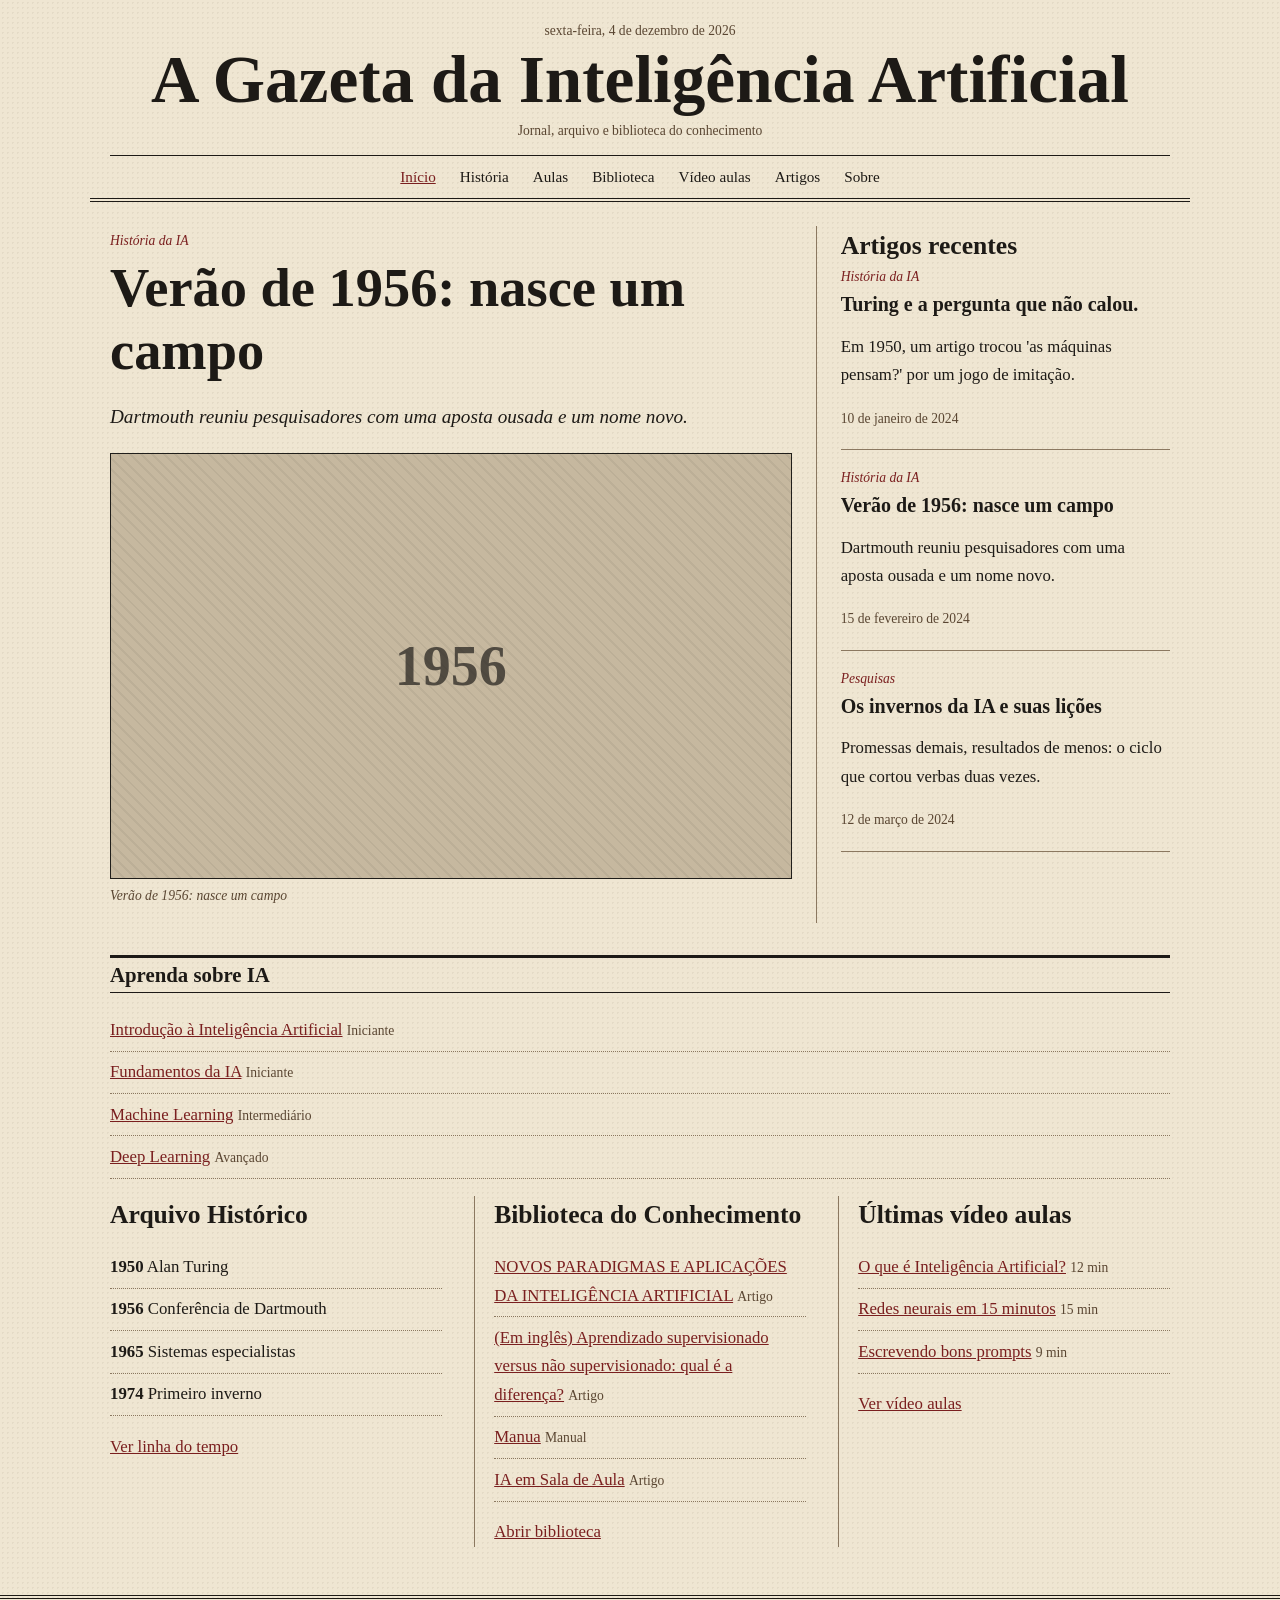
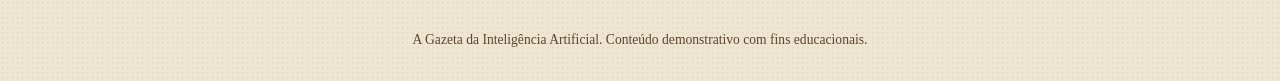
<file: index.html>
<!doctype html>
<html lang="pt-BR"><head><meta charset="utf-8"><meta name="viewport" content="width=device-width,initial-scale=1"><title>Início · A Gazeta da IA</title>
<link rel="stylesheet" href="css/style.css"><link rel="stylesheet" href="css/responsive.css"></head>
<body data-root="" data-page="home"><header id="masthead"></header><main id="main">
<div class="front"><div id="lead"></div><aside><h2>Artigos recentes</h2><div id="recent"></div></aside></div>
<h2 class="section-title">Aprenda sobre IA</h2><ul id="home-learn" class="plain"></ul>
<div class="three"><section><h2>Arquivo Histórico</h2><ul id="home-arch" class="plain"></ul><a href="pages/historia.html">Ver linha do tempo</a></section><section><h2>Biblioteca do Conhecimento</h2><ul id="home-lib" class="plain"></ul><a href="pages/biblioteca.html">Abrir biblioteca</a></section><section><h2>Últimas vídeo aulas</h2><ul id="home-vid" class="plain"></ul><a href="pages/videos.html">Ver vídeo aulas</a></section></div>
</main><footer id="colophon"></footer><script src="js/main.js"></script></body></html>
</file>
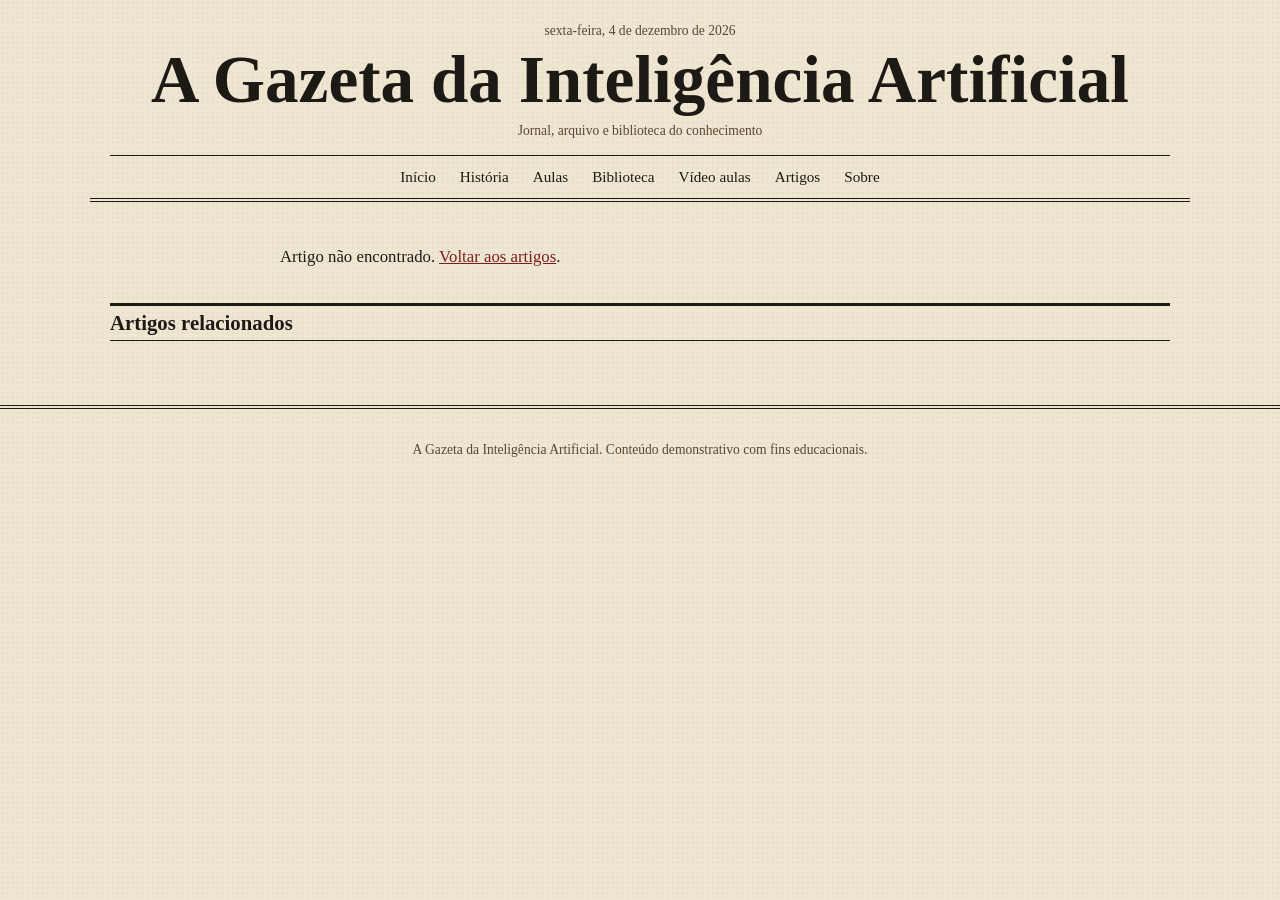
<file: pages/artigo.html>
<!doctype html>
<html lang="pt-BR"><head><meta charset="utf-8"><meta name="viewport" content="width=device-width,initial-scale=1"><title>Artigo · A Gazeta da IA</title>
<link rel="stylesheet" href="../css/style.css"><link rel="stylesheet" href="../css/responsive.css"></head>
<body data-root="../" data-page="article"><header id="masthead"></header><main id="main">
<div id="article" class="article"></div><h2 class="section-title">Artigos relacionados</h2><div id="related" class="cols"></div>
</main><footer id="colophon"></footer><script src="../js/main.js"></script></body></html>
</file>
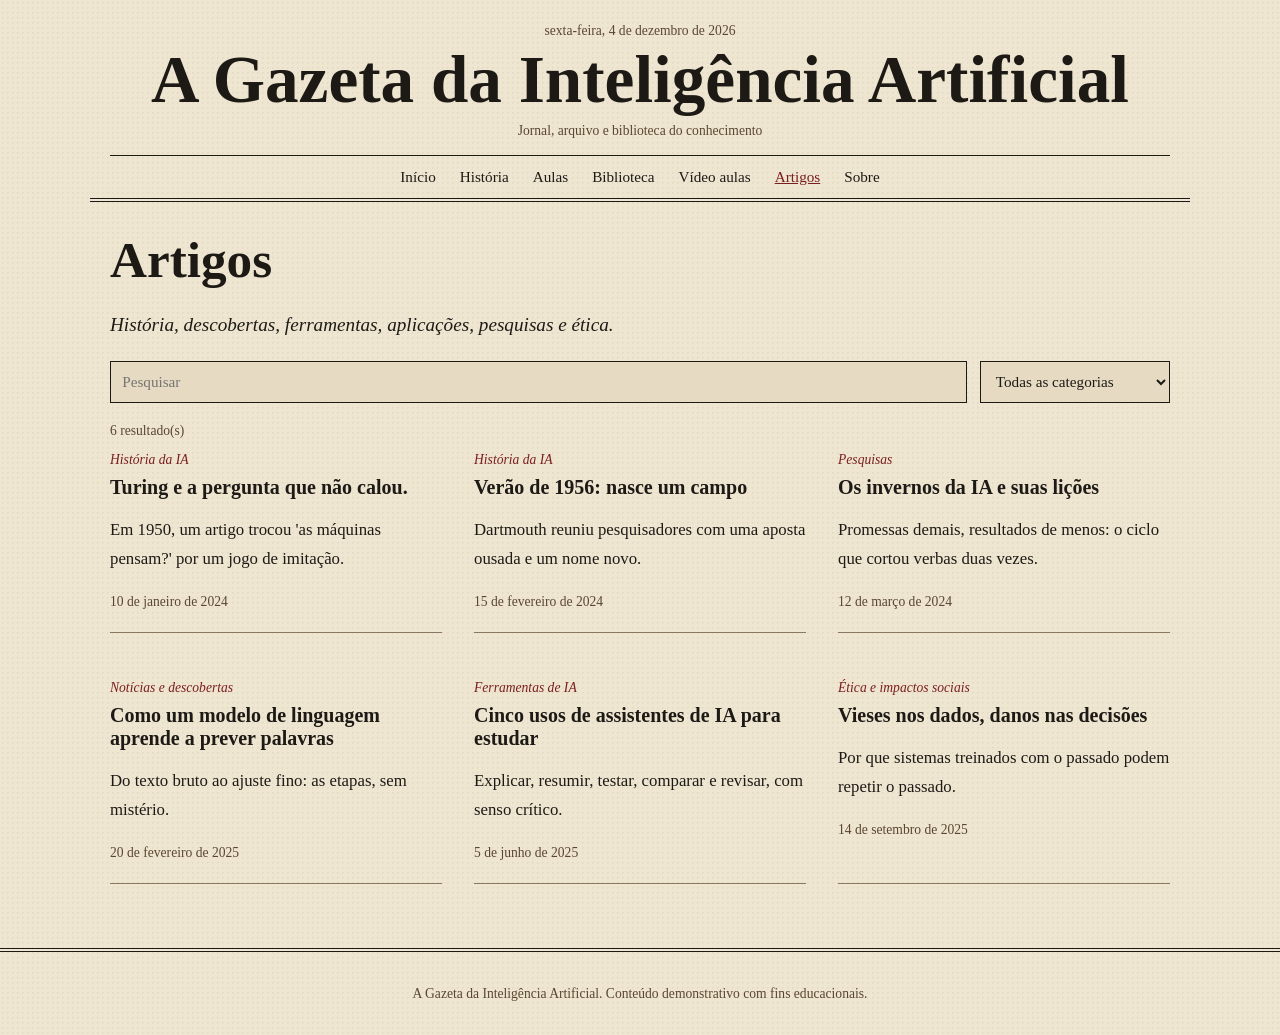
<file: pages/artigos.html>
<!doctype html>
<html lang="pt-BR"><head><meta charset="utf-8"><meta name="viewport" content="width=device-width,initial-scale=1"><title>Artigos · A Gazeta da IA</title>
<link rel="stylesheet" href="../css/style.css"><link rel="stylesheet" href="../css/responsive.css"></head>
<body data-root="../" data-page="articles"><header id="masthead"></header><main id="main">
<h1>Artigos</h1><p class="deck">História, descobertas, ferramentas, aplicações, pesquisas e ética.</p><div class="tools"><input id="q" type="search" placeholder="Pesquisar" aria-label="Pesquisar"><select id="cat" aria-label="Categoria"></select></div><p id="count" class="meta" aria-live="polite"></p><div id="list" class="grid"></div>
</main><footer id="colophon"></footer><script src="../js/main.js"></script></body></html>
</file>
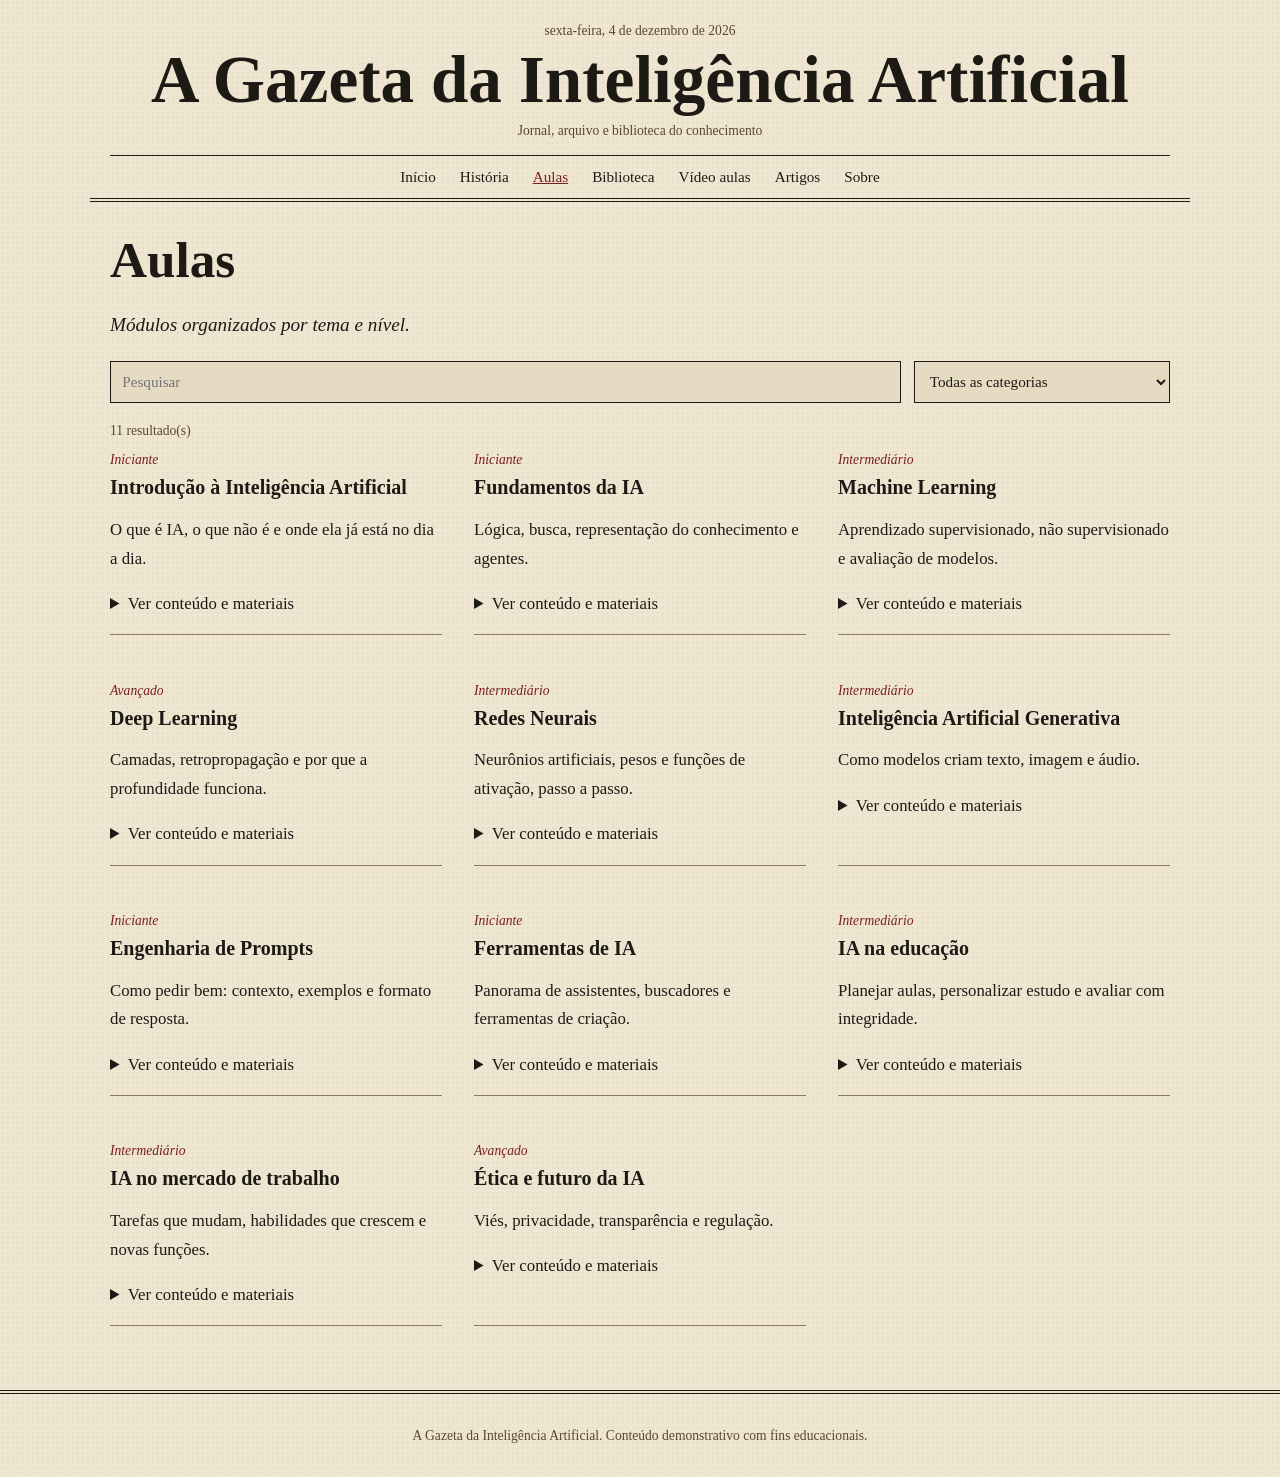
<file: pages/aulas.html>
<!doctype html>
<html lang="pt-BR"><head><meta charset="utf-8"><meta name="viewport" content="width=device-width,initial-scale=1"><title>Aulas · A Gazeta da IA</title>
<link rel="stylesheet" href="../css/style.css"><link rel="stylesheet" href="../css/responsive.css"></head>
<body data-root="../" data-page="lessons"><header id="masthead"></header><main id="main">
<h1>Aulas</h1><p class="deck">Módulos organizados por tema e nível.</p><div class="tools"><input id="q" type="search" placeholder="Pesquisar" aria-label="Pesquisar"><select id="cat" aria-label="Categoria"></select></div><p id="count" class="meta" aria-live="polite"></p><div id="list" class="grid"></div>
</main><footer id="colophon"></footer><script src="../js/main.js"></script></body></html>
</file>
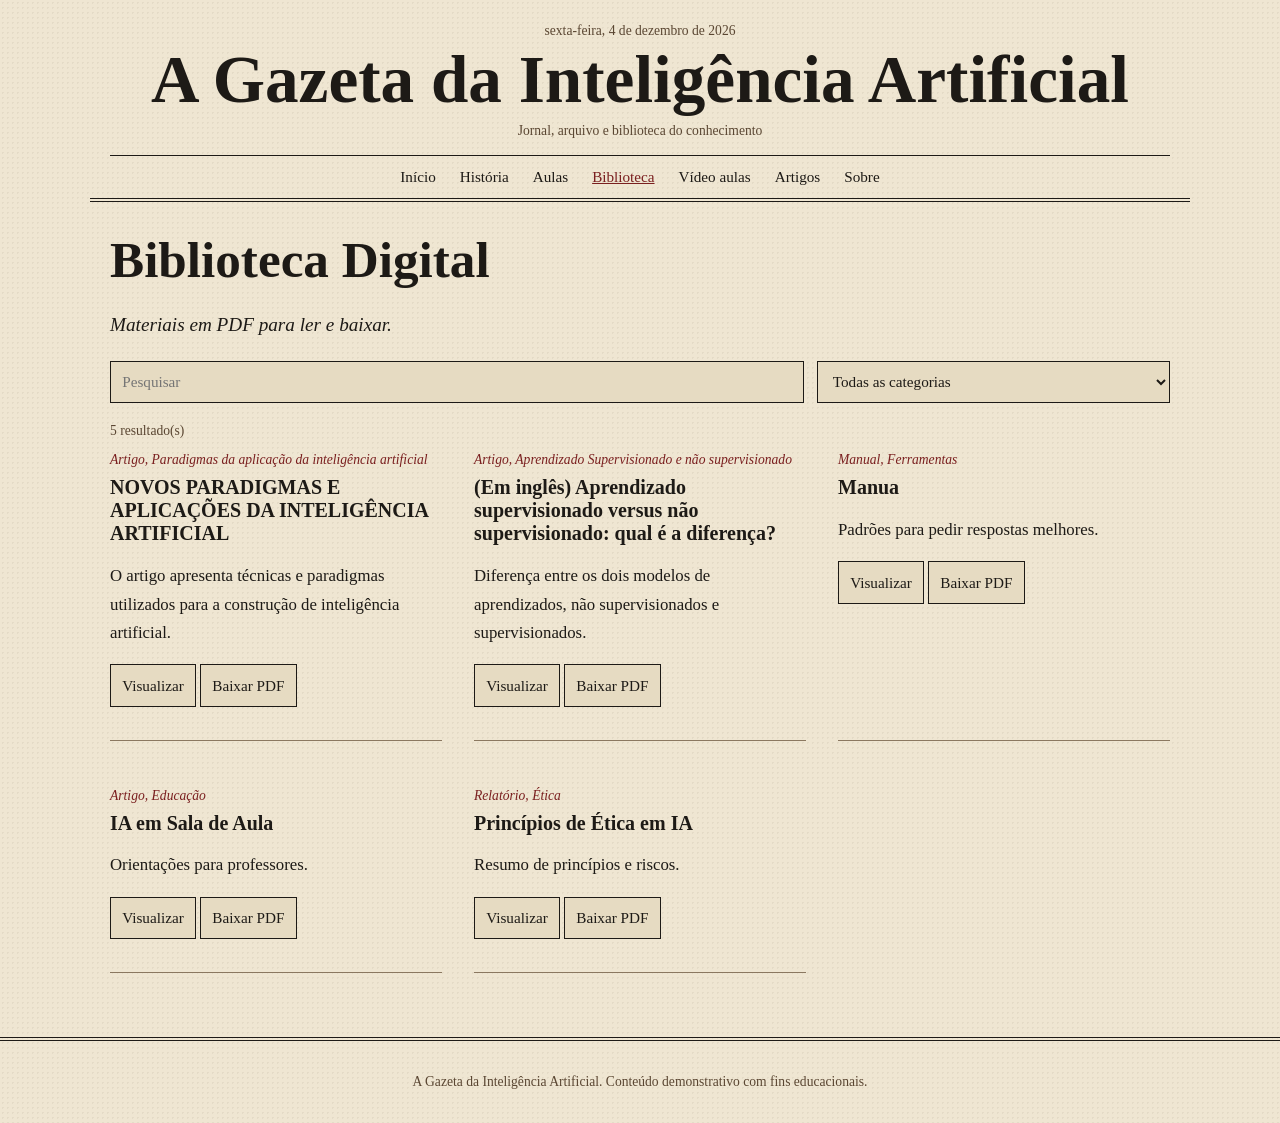
<file: pages/biblioteca.html>
<!doctype html>
<html lang="pt-BR"><head><meta charset="utf-8"><meta name="viewport" content="width=device-width,initial-scale=1"><title>Biblioteca Digital · A Gazeta da IA</title>
<link rel="stylesheet" href="../css/style.css"><link rel="stylesheet" href="../css/responsive.css"></head>
<body data-root="../" data-page="library"><header id="masthead"></header><main id="main">
<h1>Biblioteca Digital</h1><p class="deck">Materiais em PDF para ler e baixar.</p><div class="tools"><input id="q" type="search" placeholder="Pesquisar" aria-label="Pesquisar"><select id="cat" aria-label="Categoria"></select></div><p id="count" class="meta" aria-live="polite"></p><div id="list" class="grid"></div>
</main><footer id="colophon"></footer><script src="../js/main.js"></script></body></html>
</file>
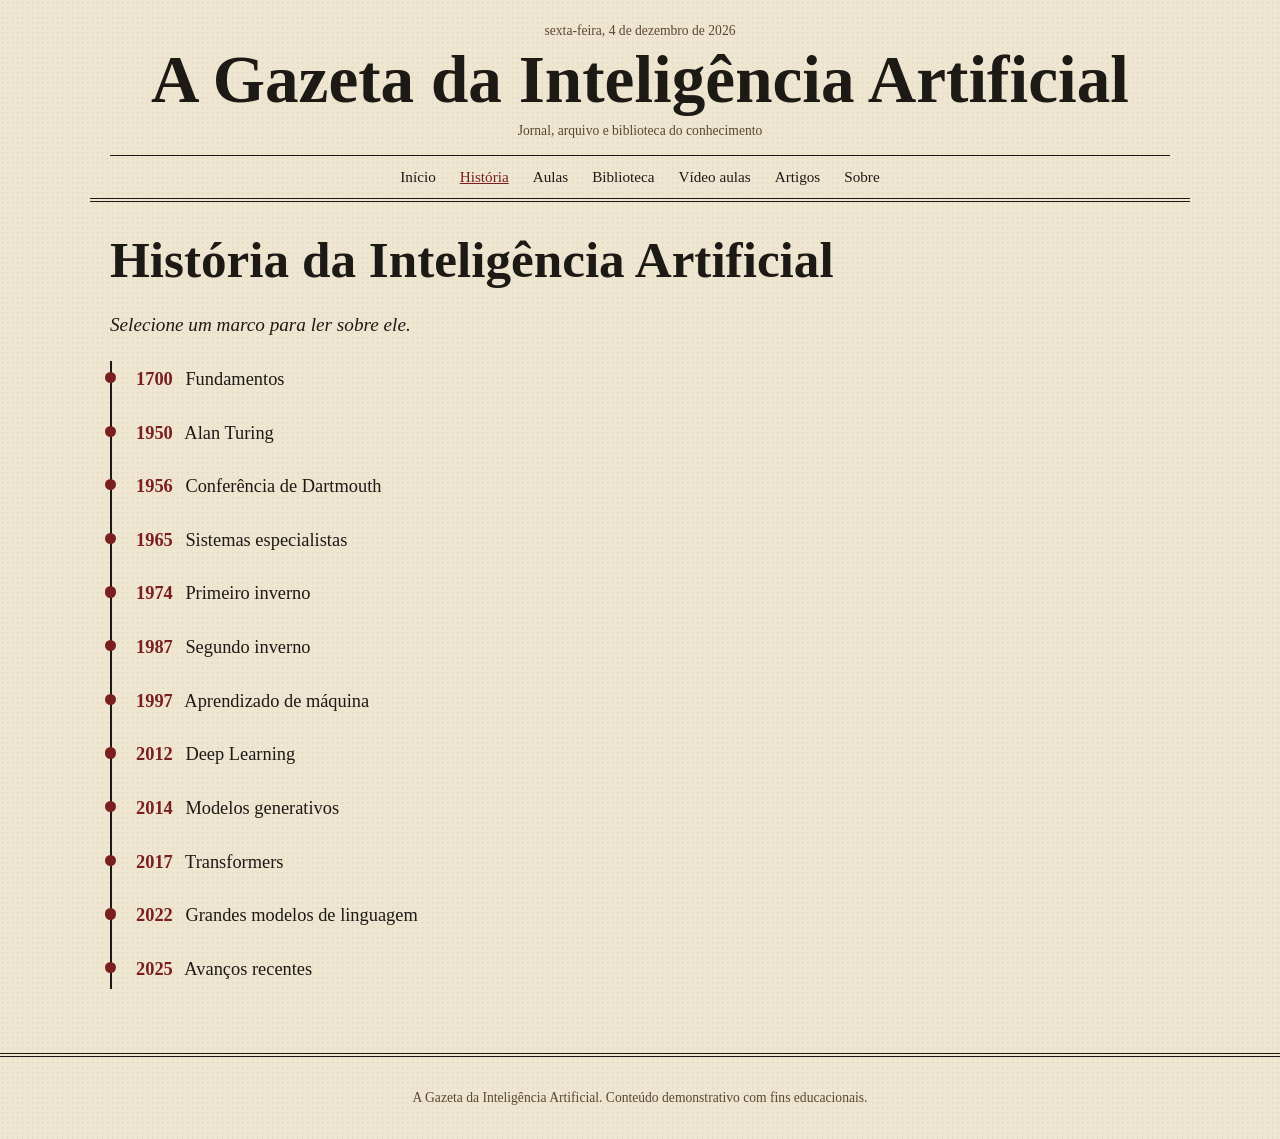
<file: pages/historia.html>
<!doctype html>
<html lang="pt-BR"><head><meta charset="utf-8"><meta name="viewport" content="width=device-width,initial-scale=1"><title>História da IA · A Gazeta da IA</title>
<link rel="stylesheet" href="../css/style.css"><link rel="stylesheet" href="../css/responsive.css"></head>
<body data-root="../" data-page="history"><header id="masthead"></header><main id="main">
<h1>História da Inteligência Artificial</h1><p class="deck">Selecione um marco para ler sobre ele.</p><ol id="timeline" class="timeline"></ol>
</main><footer id="colophon"></footer><script src="../js/main.js"></script></body></html>
</file>
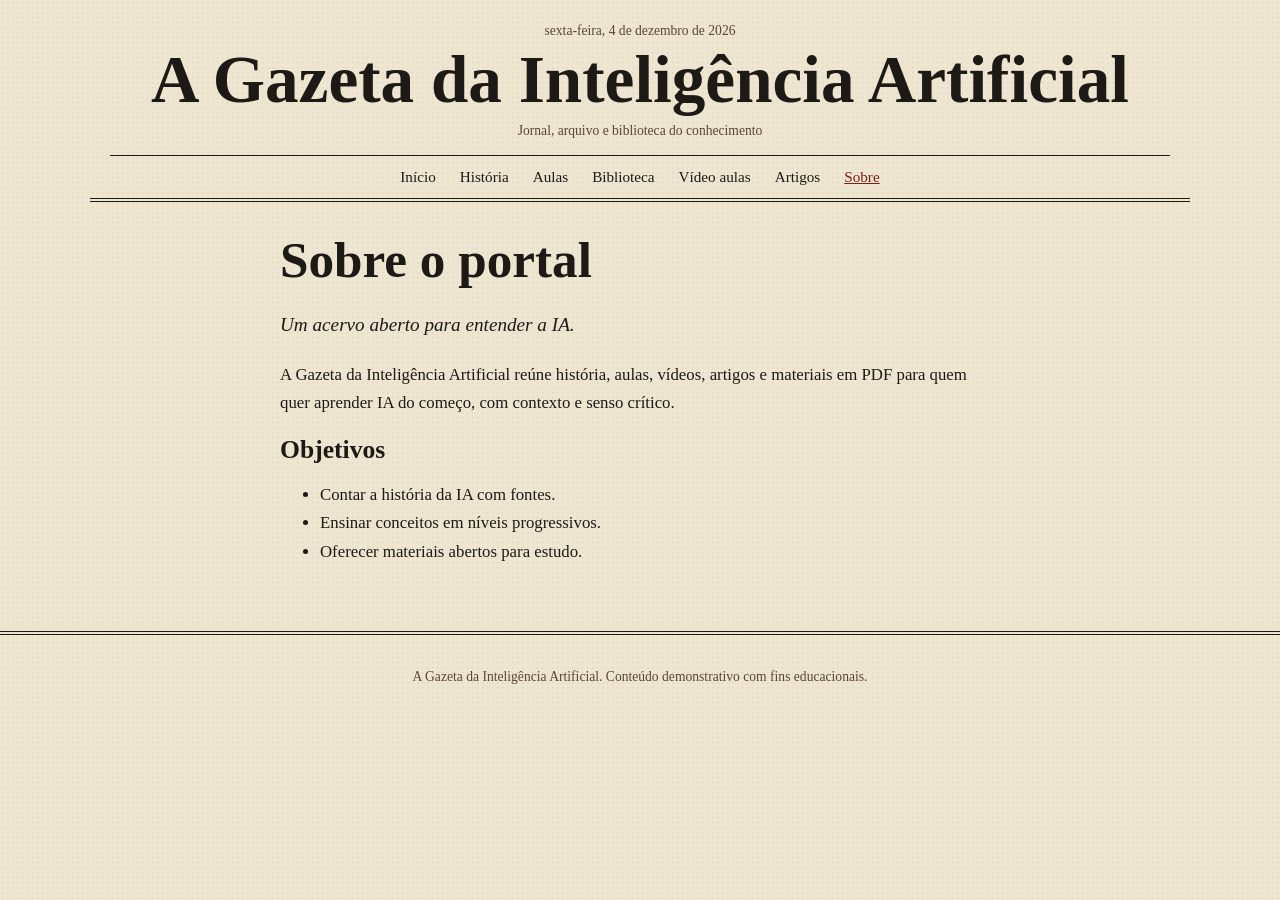
<file: pages/sobre.html>
<!doctype html>
<html lang="pt-BR"><head><meta charset="utf-8"><meta name="viewport" content="width=device-width,initial-scale=1"><title>Sobre · A Gazeta da IA</title>
<link rel="stylesheet" href="../css/style.css"><link rel="stylesheet" href="../css/responsive.css"></head>
<body data-root="../" data-page="about"><header id="masthead"></header><main id="main">
<div class="article"><h1>Sobre o portal</h1><p class="deck">Um acervo aberto para entender a IA.</p><p>A Gazeta da Inteligência Artificial reúne história, aulas, vídeos, artigos e materiais em PDF para quem quer aprender IA do começo, com contexto e senso crítico.</p><h2>Objetivos</h2><ul><li>Contar a história da IA com fontes.</li><li>Ensinar conceitos em níveis progressivos.</li><li>Oferecer materiais abertos para estudo.</li></ul></div>
</main><footer id="colophon"></footer><script src="../js/main.js"></script></body></html>
</file>
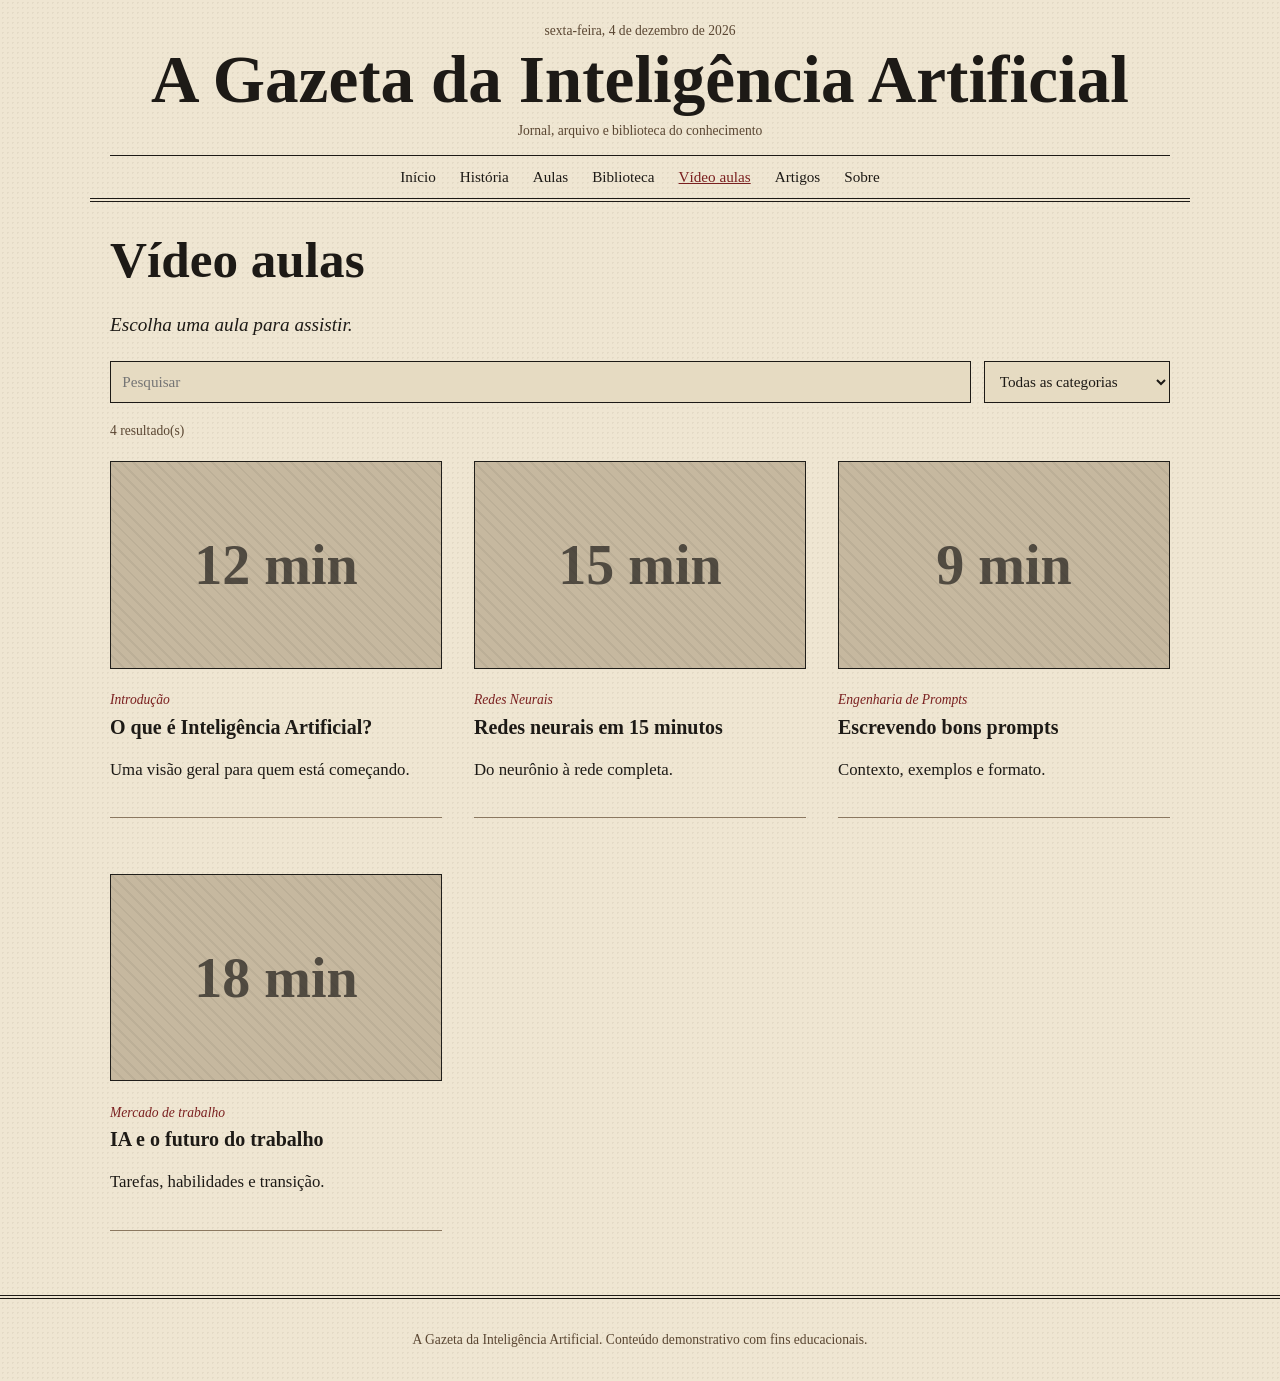
<file: pages/videos.html>
<!doctype html>
<html lang="pt-BR"><head><meta charset="utf-8"><meta name="viewport" content="width=device-width,initial-scale=1"><title>Vídeo aulas · A Gazeta da IA</title>
<link rel="stylesheet" href="../css/style.css"><link rel="stylesheet" href="../css/responsive.css"></head>
<body data-root="../" data-page="videos"><header id="masthead"></header><main id="main">
<h1>Vídeo aulas</h1><p class="deck">Escolha uma aula para assistir.</p><div class="tools"><input id="q" type="search" placeholder="Pesquisar" aria-label="Pesquisar"><select id="cat" aria-label="Categoria"></select></div><p id="count" class="meta" aria-live="polite"></p><div id="list" class="grid"></div><dialog id="player"><h2 id="vt"></h2><div id="emb"></div><video controls></video><p id="verr" hidden>Arquivo de vídeo não encontrado. Adicione-o em assets/videos/.</p><button id="close" class="btn">Fechar</button></dialog>
</main><footer id="colophon"></footer><script src="../js/main.js"></script></body></html>
</file>
<file: css/style.css>
:root{--paper:#efe6d2;--paper2:#e6dbc2;--ink:#1d1a16;--brown:#5a4632;--red:#7a1f1f;--rule:#8b7860;--serif:"Playfair Display","Didot","Bodoni MT",Georgia,serif;--text:"Libre Baskerville","Iowan Old Style",Georgia,"Times New Roman",serif}
*{box-sizing:border-box}
body{margin:0;background:var(--paper);background-image:radial-gradient(rgba(90,70,50,.07) 1px,transparent 1px);background-size:5px 5px;color:var(--ink);font:1.05rem/1.7 var(--text)}
a{color:var(--red)}a:hover{color:var(--ink)}
:focus-visible{outline:2px solid var(--red);outline-offset:2px}
#masthead{text-align:center;max-width:1100px;margin:0 auto;padding:1rem 1.25rem 0;border-bottom:4px double var(--ink)}
.dateline,.tagline,.meta,.kicker{font-size:.85rem;color:var(--brown);margin:.2rem 0}
.brand{display:block;font:900 clamp(2rem,6vw,4.2rem)/1.05 var(--serif);color:var(--ink);text-decoration:none}
#nav{display:flex;flex-wrap:wrap;justify-content:center;gap:.25rem 1.5rem;border-top:1px solid var(--ink);margin-top:.8rem;padding:.5rem 0}
#nav a{color:var(--ink);text-decoration:none;font-size:.95rem}#nav a:hover,#nav a[aria-current]{color:var(--red);text-decoration:underline}
.menu-btn{display:none;font:inherit;background:none;border:1px solid var(--ink);padding:.4rem 1rem;margin-top:.6rem;cursor:pointer;color:var(--ink)}
main{max-width:1100px;margin:0 auto;padding:1.5rem 1.25rem 3rem}
h1,h2,h3{font-family:var(--serif);line-height:1.15;margin:.3rem 0}
h1{font-size:clamp(2rem,5vw,3.2rem)}h2{font-size:1.6rem}h3{font-size:1.25rem}.lead-title{font-size:clamp(2rem,5vw,3.4rem)}
h3 a,h2 a{color:var(--ink);text-decoration:none}h3 a:hover,h2 a:hover{color:var(--red);text-decoration:underline}
.kicker{font-style:italic;color:var(--red)}.deck{font-size:1.2rem;font-style:italic}
.front{display:grid;grid-template-columns:2fr 1fr}
.front>*{padding:0 1.5rem}.front>*:first-child{padding-left:0;border-right:1px solid var(--rule)}.front>*:last-child{padding-right:0}
.section-title{border-top:3px solid var(--ink);border-bottom:1px solid var(--ink);padding:.3rem 0;margin:2rem 0 1rem;font-size:1.3rem}
.cols{columns:3 240px;column-gap:2rem;column-rule:1px solid var(--rule)}
.cols .item,.grid .item{break-inside:avoid}
.grid{display:grid;grid-template-columns:repeat(auto-fill,minmax(260px,1fr));gap:1.5rem 2rem}
.item{padding-bottom:1rem;margin-bottom:1rem;border-bottom:1px solid var(--rule)}
.three{display:grid;grid-template-columns:repeat(auto-fit,minmax(240px,1fr));gap:2rem}
.three>*{border-left:1px solid var(--rule);padding-left:1.2rem}.three>*:first-child{border:0;padding:0}
ul.plain{list-style:none;padding:0}ul.plain li{padding:.4rem 0;border-bottom:1px dotted var(--rule)}
.plate{aspect-ratio:16/10;background-color:#b9a27c;border:1px solid var(--ink);display:grid;place-items:center;filter:sepia(.6) grayscale(.4);background-image:repeating-linear-gradient(45deg,rgba(0,0,0,.05) 0 2px,transparent 2px 8px)}
.plate span{font:900 clamp(2rem,6vw,3.5rem) var(--serif);color:rgba(29,26,22,.7)}
figcaption{font-size:.85rem;font-style:italic;color:var(--brown);margin-top:.3rem}.fig{margin:1rem 0}
.tools{display:flex;flex-wrap:wrap;gap:.8rem;margin:1rem 0}
input,select,.btn{font:inherit;font-size:.95rem;background:var(--paper2);color:var(--ink);border:1px solid var(--ink);padding:.45rem .7rem;border-radius:0}
.btn{display:inline-block;text-decoration:none;cursor:pointer}.btn:hover{background:var(--ink);color:var(--paper)}
#q{flex:1;min-width:200px}
.timeline{list-style:none;margin:0;padding:0 0 0 1.5rem;border-left:2px solid var(--ink)}
.timeline li{margin:0 0 1rem;position:relative}.timeline li::before{content:"";position:absolute;left:-1.95rem;top:.7rem;width:.7rem;height:.7rem;background:var(--red);border-radius:50%}
.timeline button{font:inherit;background:none;border:0;cursor:pointer;text-align:left;color:var(--ink);font-family:var(--serif);font-size:1.15rem;padding:.2rem 0}
.timeline button:hover{color:var(--red)}.year{font-weight:900;color:var(--red);margin-right:.5rem}
.timeline div{max-width:520px}
.thumb{display:block;width:100%;padding:0;border:0;background:none;cursor:pointer}
dialog{max-width:760px;width:92%;background:var(--paper);border:2px solid var(--ink);color:var(--ink)}
dialog video{width:100%;background:#000}
.article{max-width:720px;margin:0 auto}.refs{font-size:.9rem}
footer{border-top:4px double var(--ink);text-align:center;color:var(--brown);padding:1rem;font-size:.85rem}
@media(prefers-reduced-motion:reduce){*{transition:none!important;animation:none!important}}
img.plate{display:block;width:100%;object-fit:cover}#emb iframe{width:100%;aspect-ratio:16/9;border:0}
</file>
<file: css/responsive.css>
@media(max-width:800px){.front{grid-template-columns:1fr}.front>*{padding:0!important;border:0!important}.three>*{border:0;padding:0}.cols{columns:1}}
@media(max-width:640px){.menu-btn{display:inline-block}#nav{display:none;flex-direction:column;align-items:center}#nav.open{display:flex}body{font-size:1rem}}
</file>
